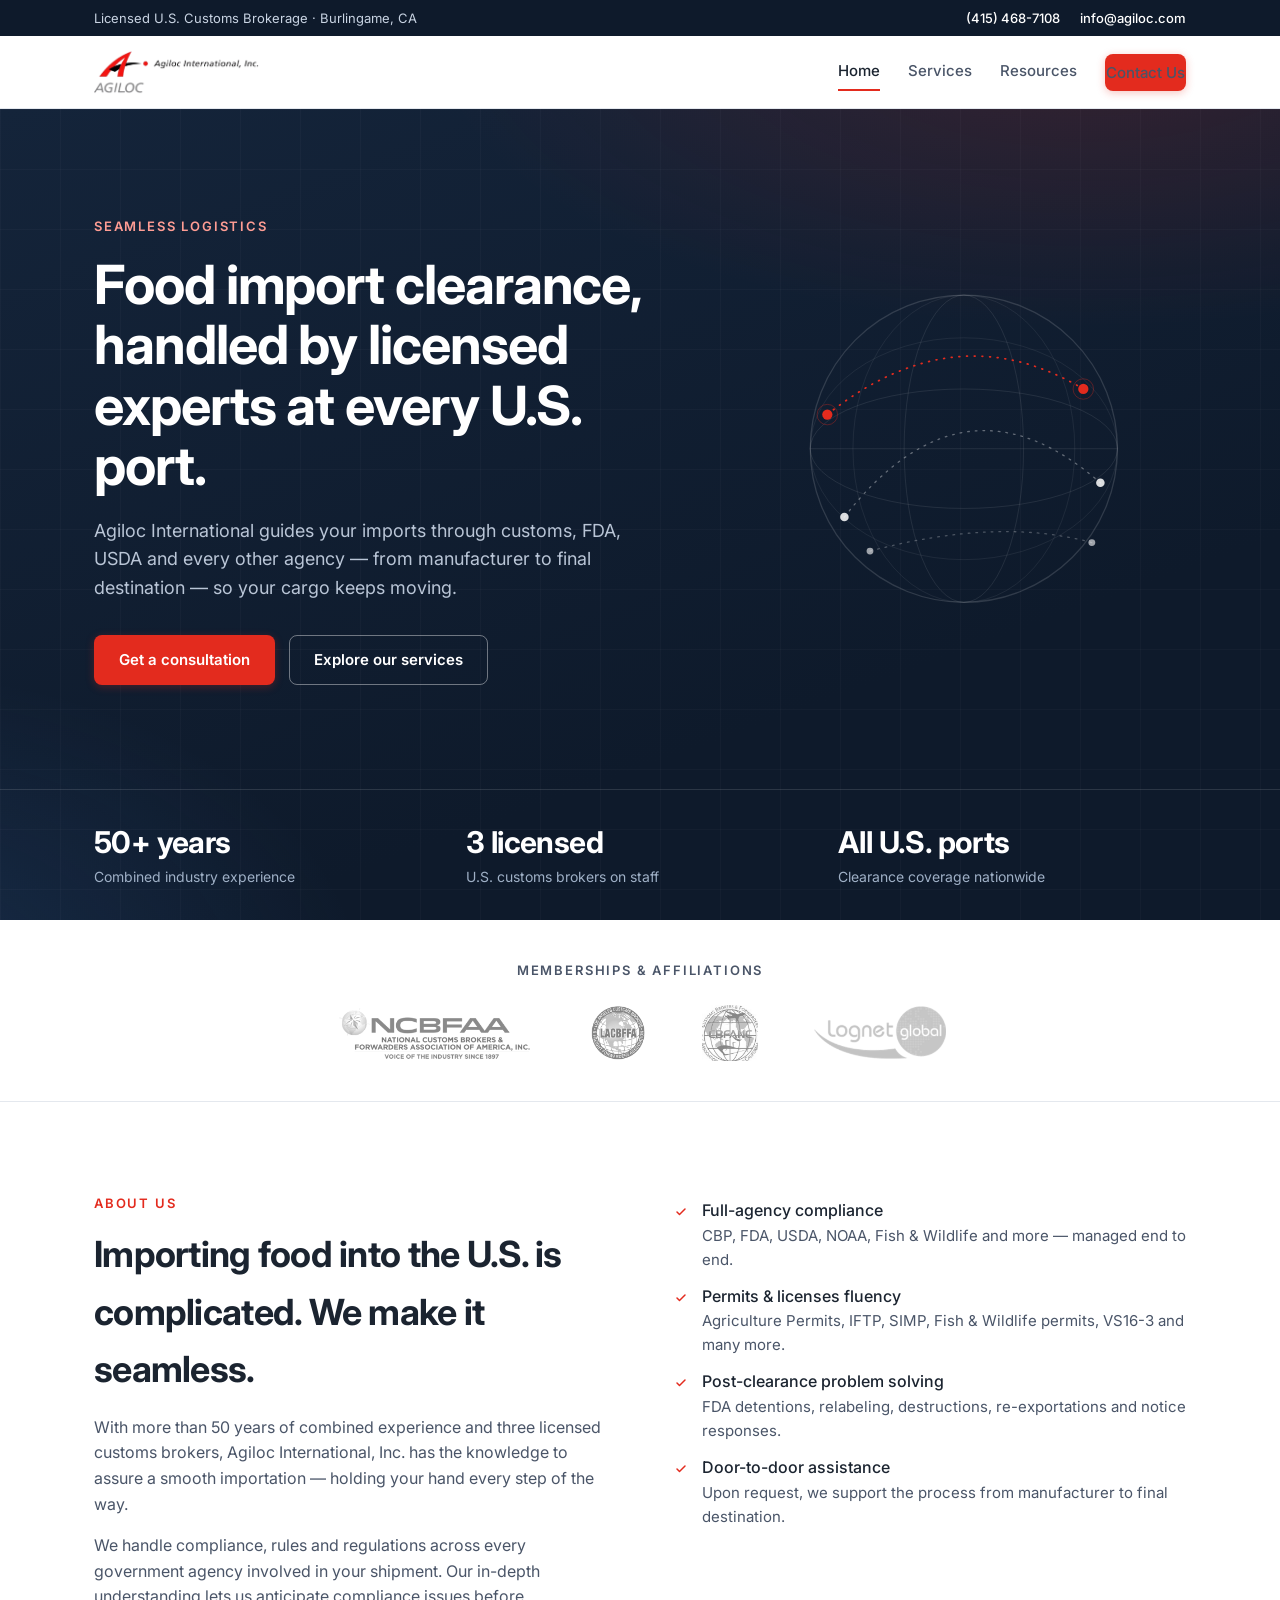
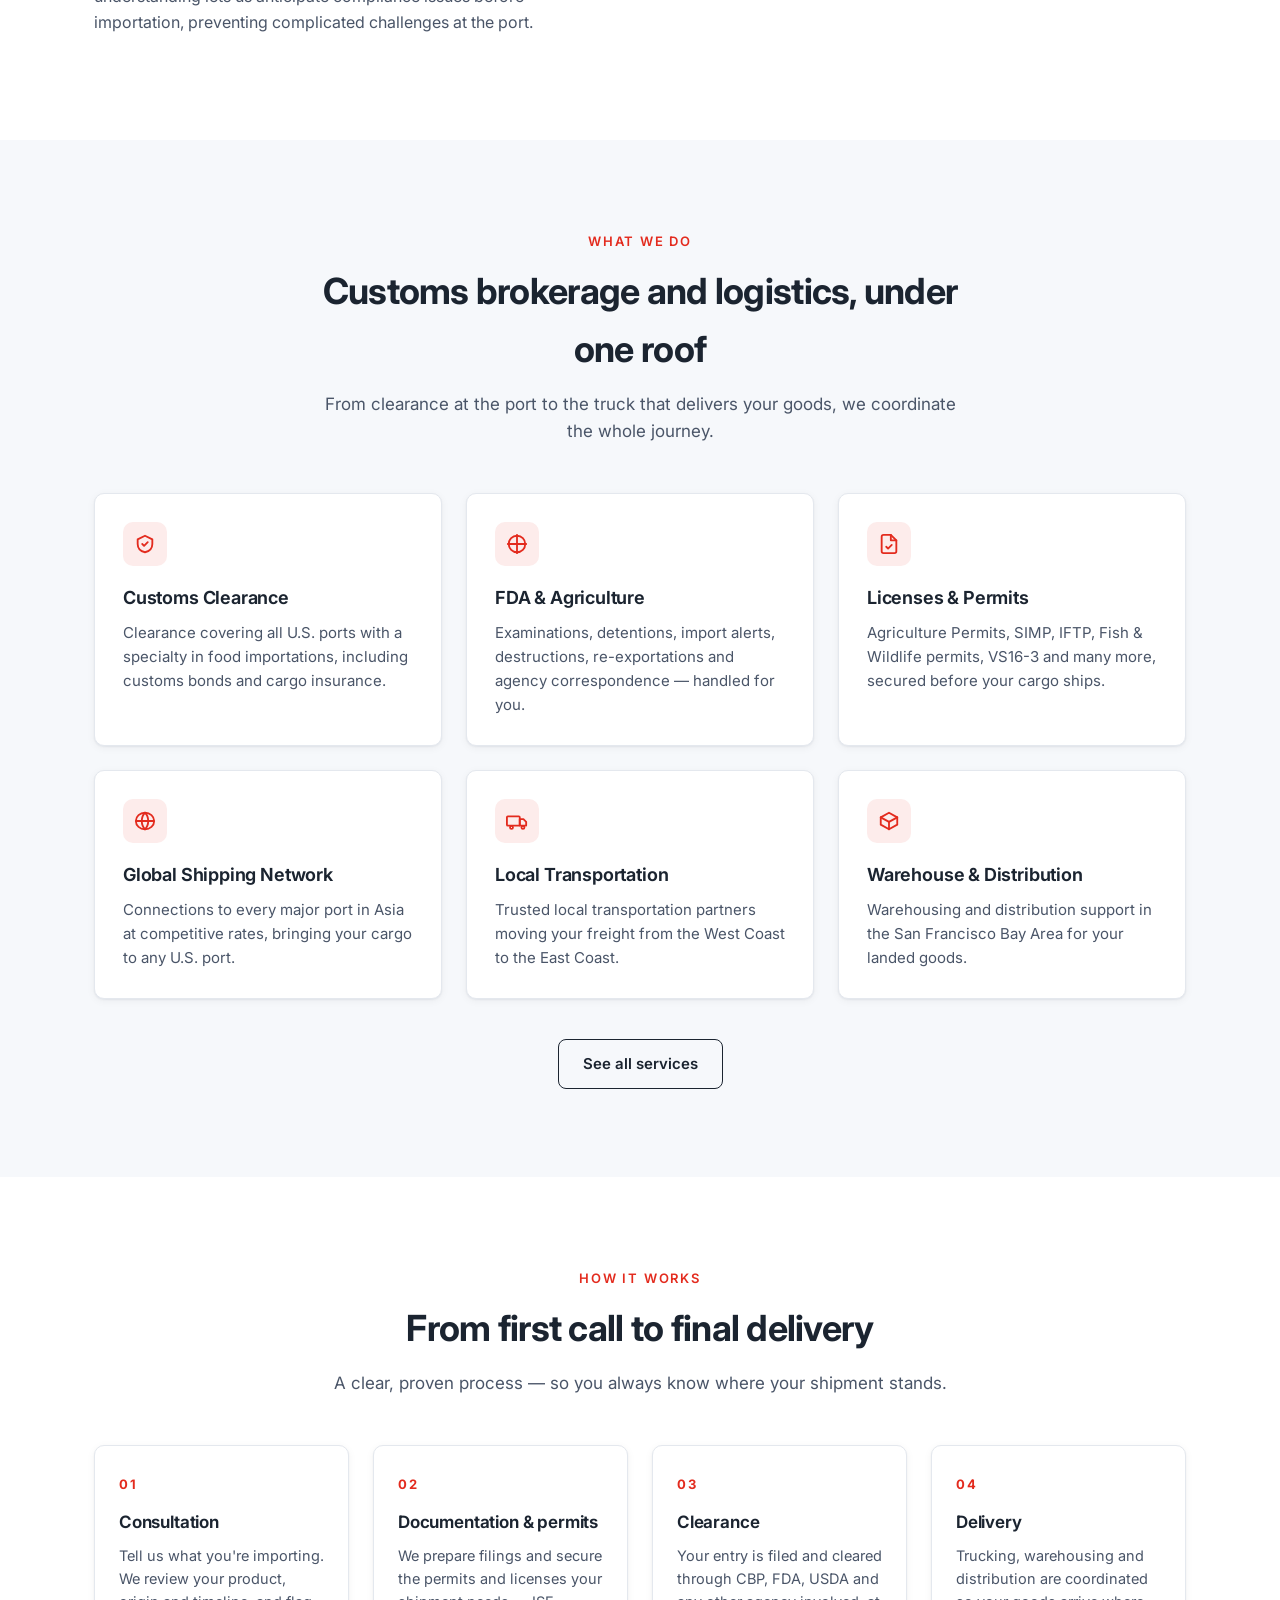
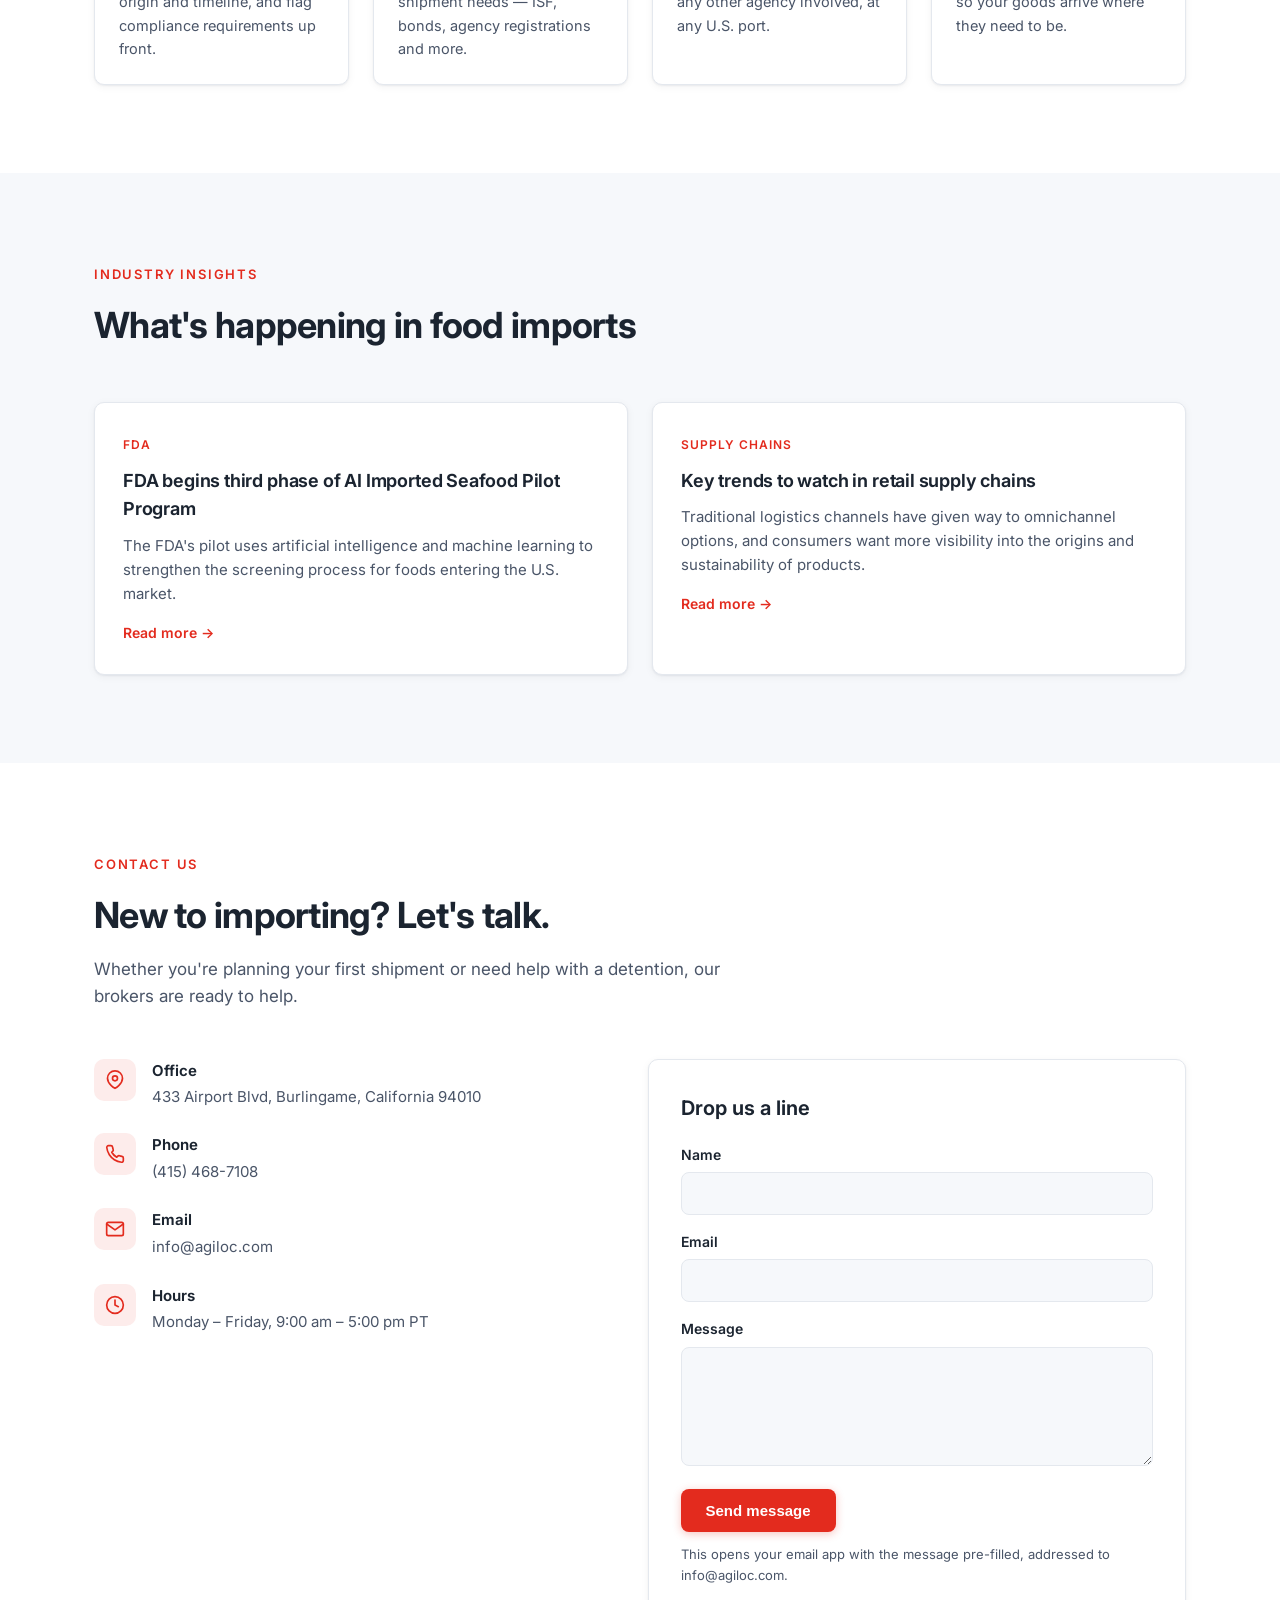
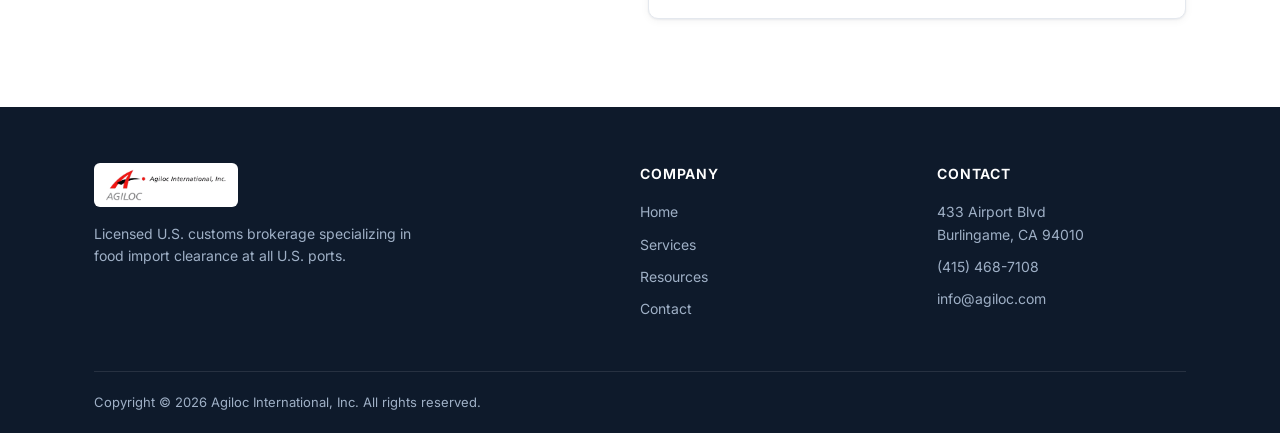
<file: index.html>
<!DOCTYPE html>
<html lang="en">
<head>
  <meta charset="UTF-8">
  <meta name="viewport" content="width=device-width, initial-scale=1.0">
  <title>Agiloc International, Inc. — Licensed U.S. Customs Brokerage for Food Imports</title>
  <meta name="description" content="Agiloc International, Inc. is a licensed U.S. customs brokerage specializing in food import clearance at all U.S. ports. FDA, USDA, Fish & Wildlife, SIMP and more.">
  <meta property="og:title" content="Agiloc International, Inc. — Licensed U.S. Customs Brokerage">
  <meta property="og:description" content="Food import clearance handled by licensed experts at every U.S. port. FDA, USDA, Fish & Wildlife, SIMP and more.">
  <meta property="og:type" content="website">
  <meta property="og:url" content="https://agiloc.com/">
  <meta property="og:image" content="https://agiloc.com/assets/logo.png">
  <link rel="canonical" href="https://agiloc.com/">
  <script type="application/ld+json">
  {
    "@context": "https://schema.org",
    "@type": "LocalBusiness",
    "name": "Agiloc International, Inc.",
    "description": "Licensed U.S. customs brokerage specializing in food import clearance at all U.S. ports.",
    "url": "https://agiloc.com",
    "telephone": "+1-415-468-7108",
    "email": "info@agiloc.com",
    "address": {
      "@type": "PostalAddress",
      "streetAddress": "433 Airport Blvd",
      "addressLocality": "Burlingame",
      "addressRegion": "CA",
      "postalCode": "94010",
      "addressCountry": "US"
    },
    "openingHours": "Mo-Fr 09:00-17:00"
  }
  </script>
  <link rel="preconnect" href="https://fonts.googleapis.com">
  <link rel="preconnect" href="https://fonts.gstatic.com" crossorigin>
  <link href="https://fonts.googleapis.com/css2?family=Inter:wght@400;500;600;650;700&display=swap" rel="stylesheet">
  <link rel="stylesheet" href="styles.css">
  <link rel="icon" type="image/png" href="assets/logo.png">
</head>
<body>

  <div class="topbar">
    <div class="container">
      <span>Licensed U.S. Customs Brokerage &middot; Burlingame, CA</span>
      <div class="topbar-contact">
        <a href="tel:4154687108">(415) 468-7108</a>
        <a href="mailto:info@agiloc.com">info@agiloc.com</a>
      </div>
    </div>
  </div>

  <header class="site-header">
    <div class="container">
      <a class="brand" href="index.html">
        <img src="assets/logo.png" alt="Agiloc International, Inc.">
      </a>
      <button class="nav-toggle" aria-label="Toggle navigation" onclick="document.querySelector('.nav').classList.toggle('open')">&#9776;</button>
      <nav class="nav">
        <a href="index.html" class="active">Home</a>
        <a href="services.html">Services</a>
        <a href="resources.html">Resources</a>
        <a href="#contact" class="btn btn-primary">Contact Us</a>
      </nav>
    </div>
  </header>

  <section class="hero">
    <div class="container">
      <div class="hero-inner">
        <span class="eyebrow">Seamless Logistics</span>
        <h1>Food import clearance, handled by licensed experts at every U.S. port.</h1>
        <p class="lead">Agiloc International guides your imports through customs, FDA, USDA and every other agency — from manufacturer to final destination — so your cargo keeps moving.</p>
        <div class="hero-actions">
          <a href="#contact" class="btn btn-primary">Get a consultation</a>
          <a href="services.html" class="btn btn-outline">Explore our services</a>
        </div>
      </div>
      <div class="hero-visual" aria-hidden="true">
        <svg viewBox="0 0 520 440" xmlns="http://www.w3.org/2000/svg" fill="none">
          <!-- globe -->
          <circle cx="260" cy="220" r="180" stroke="rgba(255,255,255,0.14)" stroke-width="1.5"/>
          <ellipse cx="260" cy="220" rx="180" ry="70" stroke="rgba(255,255,255,0.10)" stroke-width="1"/>
          <ellipse cx="260" cy="220" rx="180" ry="130" stroke="rgba(255,255,255,0.08)" stroke-width="1"/>
          <ellipse cx="260" cy="220" rx="70" ry="180" stroke="rgba(255,255,255,0.10)" stroke-width="1"/>
          <ellipse cx="260" cy="220" rx="130" ry="180" stroke="rgba(255,255,255,0.08)" stroke-width="1"/>
          <line x1="80" y1="220" x2="440" y2="220" stroke="rgba(255,255,255,0.10)" stroke-width="1"/>
          <!-- shipping routes -->
          <path d="M120 300 Q 260 120 420 260" stroke="rgba(255,255,255,0.35)" stroke-width="1.5" stroke-dasharray="2 7" stroke-linecap="round"/>
          <path d="M100 180 Q 250 60 400 150" stroke="#e32b1e" stroke-width="2" stroke-dasharray="1 8" stroke-linecap="round"/>
          <path d="M150 340 Q 300 300 410 330" stroke="rgba(255,255,255,0.25)" stroke-width="1.5" stroke-dasharray="2 7" stroke-linecap="round"/>
          <!-- port nodes -->
          <circle cx="120" cy="300" r="5" fill="#fff" opacity="0.85"/>
          <circle cx="420" cy="260" r="5" fill="#fff" opacity="0.85"/>
          <circle cx="100" cy="180" r="6" fill="#e32b1e"/>
          <circle cx="100" cy="180" r="12" stroke="#e32b1e" opacity="0.4"/>
          <circle cx="400" cy="150" r="6" fill="#e32b1e"/>
          <circle cx="400" cy="150" r="12" stroke="#e32b1e" opacity="0.4"/>
          <circle cx="150" cy="340" r="4" fill="#fff" opacity="0.6"/>
          <circle cx="410" cy="330" r="4" fill="#fff" opacity="0.6"/>
        </svg>
      </div>
    </div>
    <div class="hero-stats">
      <div class="container">
        <div class="stat">
          <div class="num">50+ years</div>
          <div class="label">Combined industry experience</div>
        </div>
        <div class="stat">
          <div class="num">3 licensed</div>
          <div class="label">U.S. customs brokers on staff</div>
        </div>
        <div class="stat">
          <div class="num">All U.S. ports</div>
          <div class="label">Clearance coverage nationwide</div>
        </div>
      </div>
    </div>
  </section>

  <section class="memberships">
    <div class="container">
      <div class="label">Memberships &amp; Affiliations</div>
      <div class="logos">
        <img src="assets/partner3.png" alt="National Customs Brokers & Forwarders Association of America">
        <img src="assets/partner1.png" alt="Los Angeles Customs Brokers & Freight Forwarders Association">
        <img src="assets/partner2.png" alt="Customs Brokers & Forwarders Association of Northern California">
        <img src="assets/partner4.png" alt="Lognet Global">
      </div>
    </div>
  </section>

  <section class="section" id="about">
    <div class="container">
      <div class="about-grid">
        <div>
          <span class="kicker">About Us</span>
          <h2>Importing food into the U.S. is complicated. We make it seamless.</h2>
          <p>With more than 50 years of combined experience and three licensed customs brokers, Agiloc International, Inc. has the knowledge to assure a smooth importation — holding your hand every step of the way.</p>
          <p>We handle compliance, rules and regulations across every government agency involved in your shipment. Our in-depth understanding lets us anticipate compliance issues before importation, preventing complicated challenges at the port.</p>
        </div>
        <div>
          <ul class="checklist">
            <li>Full-agency compliance
              <span>CBP, FDA, USDA, NOAA, Fish &amp; Wildlife and more — managed end to end.</span>
            </li>
            <li>Permits &amp; licenses fluency
              <span>Agriculture Permits, IFTP, SIMP, Fish &amp; Wildlife permits, VS16-3 and many more.</span>
            </li>
            <li>Post-clearance problem solving
              <span>FDA detentions, relabeling, destructions, re-exportations and notice responses.</span>
            </li>
            <li>Door-to-door assistance
              <span>Upon request, we support the process from manufacturer to final destination.</span>
            </li>
          </ul>
        </div>
      </div>
    </div>
  </section>

  <section class="section soft">
    <div class="container">
      <div class="section-head center">
        <span class="kicker">What We Do</span>
        <h2>Customs brokerage and logistics, under one roof</h2>
        <p>From clearance at the port to the truck that delivers your goods, we coordinate the whole journey.</p>
      </div>
      <div class="card-grid">
        <div class="card">
          <div class="icon"><svg viewBox="0 0 24 24" fill="none" stroke="currentColor" stroke-width="2" stroke-linecap="round" stroke-linejoin="round"><path d="M9 12l2 2 4-4"/><path d="M12 3l8 4v5c0 5-3.5 8-8 9-4.5-1-8-4-8-9V7l8-4z"/></svg></div>
          <h3>Customs Clearance</h3>
          <p>Clearance covering all U.S. ports with a specialty in food importations, including customs bonds and cargo insurance.</p>
        </div>
        <div class="card">
          <div class="icon"><svg viewBox="0 0 24 24" fill="none" stroke="currentColor" stroke-width="2" stroke-linecap="round" stroke-linejoin="round"><path d="M12 2v20M2 12h20"/><circle cx="12" cy="12" r="9"/></svg></div>
          <h3>FDA &amp; Agriculture</h3>
          <p>Examinations, detentions, import alerts, destructions, re-exportations and agency correspondence — handled for you.</p>
        </div>
        <div class="card">
          <div class="icon"><svg viewBox="0 0 24 24" fill="none" stroke="currentColor" stroke-width="2" stroke-linecap="round" stroke-linejoin="round"><path d="M14 2H6a2 2 0 00-2 2v16a2 2 0 002 2h12a2 2 0 002-2V8z"/><path d="M14 2v6h6"/><path d="M9 15l2 2 4-4"/></svg></div>
          <h3>Licenses &amp; Permits</h3>
          <p>Agriculture Permits, SIMP, IFTP, Fish &amp; Wildlife permits, VS16-3 and many more, secured before your cargo ships.</p>
        </div>
        <div class="card">
          <div class="icon"><svg viewBox="0 0 24 24" fill="none" stroke="currentColor" stroke-width="2" stroke-linecap="round" stroke-linejoin="round"><path d="M2 12h20M2 12c0 5 4.5 9 10 9s10-4 10-9-4.5-9-10-9-10 4-10 9z"/><path d="M12 3c2.5 2.5 3.5 5.5 3.5 9s-1 6.5-3.5 9c-2.5-2.5-3.5-5.5-3.5-9s1-6.5 3.5-9z"/></svg></div>
          <h3>Global Shipping Network</h3>
          <p>Connections to every major port in Asia at competitive rates, bringing your cargo to any U.S. port.</p>
        </div>
        <div class="card">
          <div class="icon"><svg viewBox="0 0 24 24" fill="none" stroke="currentColor" stroke-width="2" stroke-linecap="round" stroke-linejoin="round"><rect x="1" y="7" width="14" height="10" rx="1"/><path d="M15 10h4l3 3v4h-7z"/><circle cx="6" cy="19" r="1.6"/><circle cx="18.5" cy="19" r="1.6"/></svg></div>
          <h3>Local Transportation</h3>
          <p>Trusted local transportation partners moving your freight from the West Coast to the East Coast.</p>
        </div>
        <div class="card">
          <div class="icon"><svg viewBox="0 0 24 24" fill="none" stroke="currentColor" stroke-width="2" stroke-linecap="round" stroke-linejoin="round"><path d="M21 8l-9-5-9 5v8l9 5 9-5V8z"/><path d="M3 8l9 5 9-5"/><path d="M12 13v8"/></svg></div>
          <h3>Warehouse &amp; Distribution</h3>
          <p>Warehousing and distribution support in the San Francisco Bay Area for your landed goods.</p>
        </div>
      </div>
      <div style="text-align:center; margin-top: 40px;">
        <a href="services.html" class="btn btn-outline-dark">See all services</a>
      </div>
    </div>
  </section>

  <section class="section">
    <div class="container">
      <div class="section-head center">
        <span class="kicker">How It Works</span>
        <h2>From first call to final delivery</h2>
        <p>A clear, proven process — so you always know where your shipment stands.</p>
      </div>
      <div class="process-grid">
        <div class="process-step">
          <h3>Consultation</h3>
          <p>Tell us what you're importing. We review your product, origin and timeline, and flag compliance requirements up front.</p>
        </div>
        <div class="process-step">
          <h3>Documentation &amp; permits</h3>
          <p>We prepare filings and secure the permits and licenses your shipment needs — ISF, bonds, agency registrations and more.</p>
        </div>
        <div class="process-step">
          <h3>Clearance</h3>
          <p>Your entry is filed and cleared through CBP, FDA, USDA and any other agency involved, at any U.S. port.</p>
        </div>
        <div class="process-step">
          <h3>Delivery</h3>
          <p>Trucking, warehousing and distribution are coordinated so your goods arrive where they need to be.</p>
        </div>
      </div>
    </div>
  </section>

  <section class="section soft">
    <div class="container">
      <div class="section-head">
        <span class="kicker">Industry Insights</span>
        <h2>What's happening in food imports</h2>
      </div>
      <div class="news-grid">
        <a class="news-card" href="https://www.food-safety.com/articles/7955-fda-begins-third-phase-of-ai-imported-seafood-pilot-program" target="_blank" rel="noopener">
          <span class="tag">FDA</span>
          <h3>FDA begins third phase of AI Imported Seafood Pilot Program</h3>
          <p>The FDA's pilot uses artificial intelligence and machine learning to strengthen the screening process for foods entering the U.S. market.</p>
          <span class="more">Read more &rarr;</span>
        </a>
        <a class="news-card" href="https://www.supplychaindive.com/news/big-food-sustainable-packaging-goals-challenges/624933/" target="_blank" rel="noopener">
          <span class="tag">Supply Chains</span>
          <h3>Key trends to watch in retail supply chains</h3>
          <p>Traditional logistics channels have given way to omnichannel options, and consumers want more visibility into the origins and sustainability of products.</p>
          <span class="more">Read more &rarr;</span>
        </a>
      </div>
    </div>
  </section>

  <section class="section" id="contact">
    <div class="container">
      <div class="section-head">
        <span class="kicker">Contact Us</span>
        <h2>New to importing? Let's talk.</h2>
        <p>Whether you're planning your first shipment or need help with a detention, our brokers are ready to help.</p>
      </div>
      <div class="contact-grid">
        <div>
          <div class="contact-item">
            <div class="icon"><svg viewBox="0 0 24 24" fill="none" stroke="currentColor" stroke-width="2" stroke-linecap="round" stroke-linejoin="round"><path d="M21 10c0 7-9 12-9 12s-9-5-9-12a9 9 0 0118 0z"/><circle cx="12" cy="10" r="3"/></svg></div>
            <div>
              <h4>Office</h4>
              <p>433 Airport Blvd, Burlingame, California 94010</p>
            </div>
          </div>
          <div class="contact-item">
            <div class="icon"><svg viewBox="0 0 24 24" fill="none" stroke="currentColor" stroke-width="2" stroke-linecap="round" stroke-linejoin="round"><path d="M22 16.92v3a2 2 0 01-2.18 2 19.79 19.79 0 01-8.63-3.07 19.5 19.5 0 01-6-6A19.79 19.79 0 012.12 4.18 2 2 0 014.11 2h3a2 2 0 012 1.72c.13.96.36 1.9.7 2.81a2 2 0 01-.45 2.11L8.09 9.91a16 16 0 006 6l1.27-1.27a2 2 0 012.11-.45c.91.34 1.85.57 2.81.7A2 2 0 0122 16.92z"/></svg></div>
            <div>
              <h4>Phone</h4>
              <a href="tel:4154687108">(415) 468-7108</a>
            </div>
          </div>
          <div class="contact-item">
            <div class="icon"><svg viewBox="0 0 24 24" fill="none" stroke="currentColor" stroke-width="2" stroke-linecap="round" stroke-linejoin="round"><path d="M4 4h16c1.1 0 2 .9 2 2v12c0 1.1-.9 2-2 2H4c-1.1 0-2-.9-2-2V6c0-1.1.9-2 2-2z"/><path d="M22 6l-10 7L2 6"/></svg></div>
            <div>
              <h4>Email</h4>
              <a href="mailto:info@agiloc.com">info@agiloc.com</a>
            </div>
          </div>
          <div class="contact-item">
            <div class="icon"><svg viewBox="0 0 24 24" fill="none" stroke="currentColor" stroke-width="2" stroke-linecap="round" stroke-linejoin="round"><circle cx="12" cy="12" r="10"/><path d="M12 6v6l4 2"/></svg></div>
            <div>
              <h4>Hours</h4>
              <p>Monday – Friday, 9:00 am – 5:00 pm PT</p>
            </div>
          </div>
        </div>
        <form class="contact-form" onsubmit="return sendMessage(this)">
          <h3>Drop us a line</h3>
          <div class="form-row">
            <label for="cf-name">Name</label>
            <input id="cf-name" name="name" type="text" required>
          </div>
          <div class="form-row">
            <label for="cf-email">Email</label>
            <input id="cf-email" name="email" type="email" required>
          </div>
          <div class="form-row">
            <label for="cf-message">Message</label>
            <textarea id="cf-message" name="message" rows="5" required></textarea>
          </div>
          <button type="submit" class="btn btn-primary">Send message</button>
          <p class="form-note">This opens your email app with the message pre-filled, addressed to info@agiloc.com.</p>
        </form>
      </div>
    </div>
  </section>

  <footer class="site-footer">
    <div class="container">
      <div class="footer-main">
        <div class="footer-brand">
          <img src="assets/logo.png" alt="Agiloc International, Inc.">
          <p>Licensed U.S. customs brokerage specializing in food import clearance at all U.S. ports.</p>
        </div>
        <div>
          <h4>Company</h4>
          <ul>
            <li><a href="index.html">Home</a></li>
            <li><a href="services.html">Services</a></li>
            <li><a href="resources.html">Resources</a></li>
            <li><a href="#contact">Contact</a></li>
          </ul>
        </div>
        <div>
          <h4>Contact</h4>
          <ul>
            <li>433 Airport Blvd<br>Burlingame, CA 94010</li>
            <li><a href="tel:4154687108">(415) 468-7108</a></li>
            <li><a href="mailto:info@agiloc.com">info@agiloc.com</a></li>
          </ul>
        </div>
      </div>
      <div class="footer-bottom">
        <span>Copyright &copy; 2026 Agiloc International, Inc. All rights reserved.</span>
      </div>
    </div>
  </footer>

  <script>
    function sendMessage(form) {
      var subject = encodeURIComponent("Website inquiry from " + form.name.value);
      var body = encodeURIComponent(form.message.value + "\n\n— " + form.name.value + " (" + form.email.value + ")");
      window.location.href = "mailto:info@agiloc.com?subject=" + subject + "&body=" + body;
      return false;
    }
  </script>
  <script src="site.js"></script>
</body>
</html>
</file>
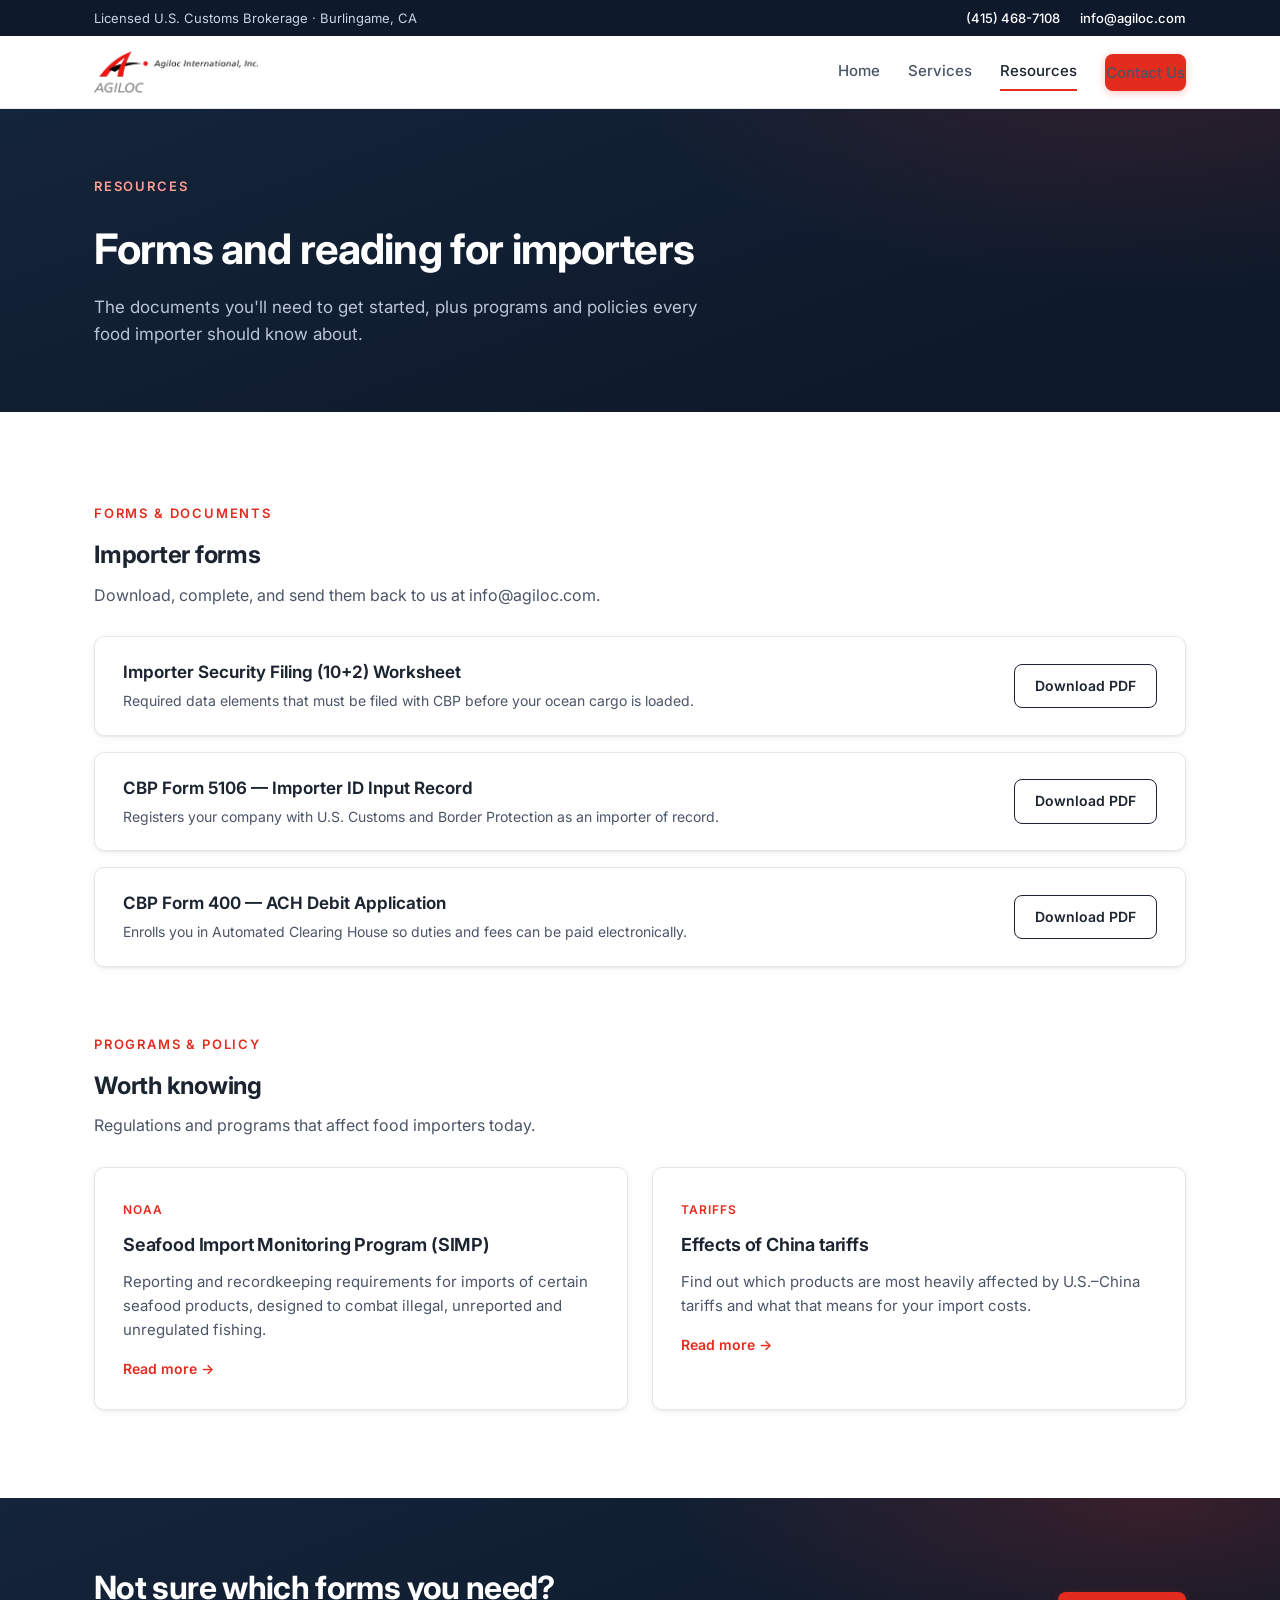
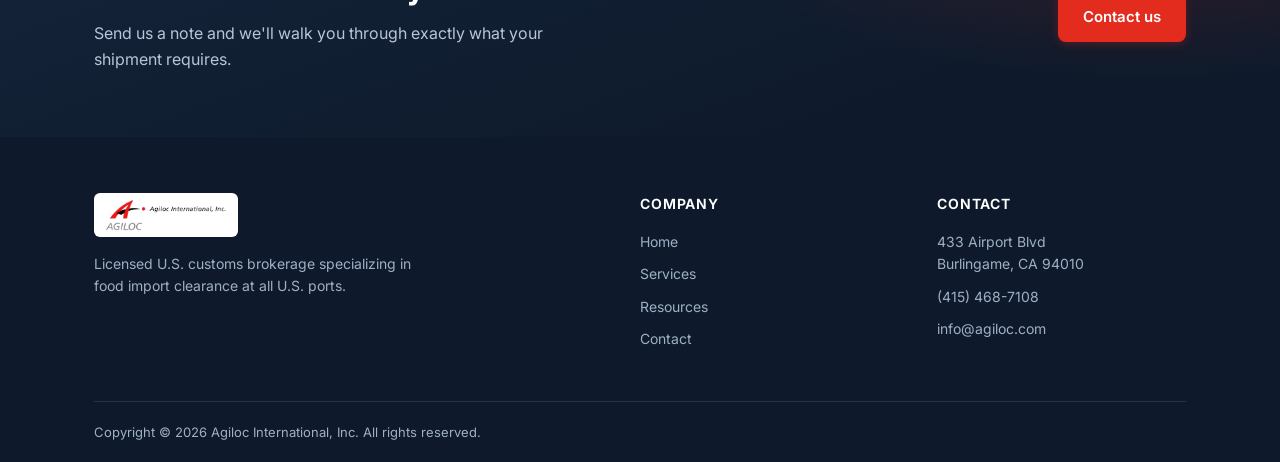
<file: resources.html>
<!DOCTYPE html>
<html lang="en">
<head>
  <meta charset="UTF-8">
  <meta name="viewport" content="width=device-width, initial-scale=1.0">
  <title>Resources — Agiloc International, Inc.</title>
  <meta name="description" content="Importer forms and resources: ISF (10+2) worksheet, CBP 5106, CBP 400 ACH application, China tariffs, and the Seafood Import Monitoring Program.">
  <meta property="og:title" content="Resources — Agiloc International, Inc.">
  <meta property="og:description" content="The forms you'll need to start importing, plus programs and policies every food importer should know.">
  <meta property="og:type" content="website">
  <meta property="og:url" content="https://agiloc.com/resources.html">
  <link rel="canonical" href="https://agiloc.com/resources.html">
  <link rel="preconnect" href="https://fonts.googleapis.com">
  <link rel="preconnect" href="https://fonts.gstatic.com" crossorigin>
  <link href="https://fonts.googleapis.com/css2?family=Inter:wght@400;500;600;650;700&display=swap" rel="stylesheet">
  <link rel="stylesheet" href="styles.css">
  <link rel="icon" type="image/png" href="assets/logo.png">
</head>
<body>

  <div class="topbar">
    <div class="container">
      <span>Licensed U.S. Customs Brokerage &middot; Burlingame, CA</span>
      <div class="topbar-contact">
        <a href="tel:4154687108">(415) 468-7108</a>
        <a href="mailto:info@agiloc.com">info@agiloc.com</a>
      </div>
    </div>
  </div>

  <header class="site-header">
    <div class="container">
      <a class="brand" href="index.html">
        <img src="assets/logo.png" alt="Agiloc International, Inc.">
      </a>
      <button class="nav-toggle" aria-label="Toggle navigation" onclick="document.querySelector('.nav').classList.toggle('open')">&#9776;</button>
      <nav class="nav">
        <a href="index.html">Home</a>
        <a href="services.html">Services</a>
        <a href="resources.html" class="active">Resources</a>
        <a href="index.html#contact" class="btn btn-primary">Contact Us</a>
      </nav>
    </div>
  </header>

  <section class="page-hero">
    <div class="container">
      <span class="eyebrow">Resources</span>
      <h1>Forms and reading for importers</h1>
      <p>The documents you'll need to get started, plus programs and policies every food importer should know about.</p>
    </div>
  </section>

  <section class="section">
    <div class="container">
      <div class="service-group">
        <span class="kicker">Forms &amp; Documents</span>
        <h2>Importer forms</h2>
        <p class="sub">Download, complete, and send them back to us at info@agiloc.com.</p>
        <div class="resource-list">
          <div class="resource-item">
            <div class="info">
              <h3>Importer Security Filing (10+2) Worksheet</h3>
              <p>Required data elements that must be filed with CBP before your ocean cargo is loaded.</p>
            </div>
            <a class="btn btn-outline-dark" href="https://www.cbp.gov/sites/default/files/documents/import_sf_carry_3.pdf" target="_blank" rel="noopener">Download PDF</a>
          </div>
          <div class="resource-item">
            <div class="info">
              <h3>CBP Form 5106 — Importer ID Input Record</h3>
              <p>Registers your company with U.S. Customs and Border Protection as an importer of record.</p>
            </div>
            <a class="btn btn-outline-dark" href="https://www.netchb.com/static/CBP_Form_5106.pdf" target="_blank" rel="noopener">Download PDF</a>
          </div>
          <div class="resource-item">
            <div class="info">
              <h3>CBP Form 400 — ACH Debit Application</h3>
              <p>Enrolls you in Automated Clearing House so duties and fees can be paid electronically.</p>
            </div>
            <a class="btn btn-outline-dark" href="https://www.cbp.gov/sites/default/files/assets/documents/2018-Nov/CBP%20Form%20400.pdf" target="_blank" rel="noopener">Download PDF</a>
          </div>
        </div>
      </div>

      <div class="service-group">
        <span class="kicker">Programs &amp; Policy</span>
        <h2>Worth knowing</h2>
        <p class="sub">Regulations and programs that affect food importers today.</p>
        <div class="news-grid">
          <a class="news-card" href="https://www.fisheries.noaa.gov/national/international-affairs/seafood-import-monitoring-program" target="_blank" rel="noopener">
            <span class="tag">NOAA</span>
            <h3>Seafood Import Monitoring Program (SIMP)</h3>
            <p>Reporting and recordkeeping requirements for imports of certain seafood products, designed to combat illegal, unreported and unregulated fishing.</p>
            <span class="more">Read more &rarr;</span>
          </a>
          <a class="news-card" href="https://money.cnn.com/2018/07/11/news/economy/china-us-tariffs-list/index.html" target="_blank" rel="noopener">
            <span class="tag">Tariffs</span>
            <h3>Effects of China tariffs</h3>
            <p>Find out which products are most heavily affected by U.S.–China tariffs and what that means for your import costs.</p>
            <span class="more">Read more &rarr;</span>
          </a>
        </div>
      </div>
    </div>
  </section>

  <section class="cta-band">
    <div class="container">
      <div>
        <h2>Not sure which forms you need?</h2>
        <p>Send us a note and we'll walk you through exactly what your shipment requires.</p>
      </div>
      <a href="index.html#contact" class="btn btn-primary">Contact us</a>
    </div>
  </section>

  <footer class="site-footer">
    <div class="container">
      <div class="footer-main">
        <div class="footer-brand">
          <img src="assets/logo.png" alt="Agiloc International, Inc.">
          <p>Licensed U.S. customs brokerage specializing in food import clearance at all U.S. ports.</p>
        </div>
        <div>
          <h4>Company</h4>
          <ul>
            <li><a href="index.html">Home</a></li>
            <li><a href="services.html">Services</a></li>
            <li><a href="resources.html">Resources</a></li>
            <li><a href="index.html#contact">Contact</a></li>
          </ul>
        </div>
        <div>
          <h4>Contact</h4>
          <ul>
            <li>433 Airport Blvd<br>Burlingame, CA 94010</li>
            <li><a href="tel:4154687108">(415) 468-7108</a></li>
            <li><a href="mailto:info@agiloc.com">info@agiloc.com</a></li>
          </ul>
        </div>
      </div>
      <div class="footer-bottom">
        <span>Copyright &copy; 2026 Agiloc International, Inc. All rights reserved.</span>
      </div>
    </div>
  </footer>

  <script src="site.js"></script>
</body>
</html>
</file>
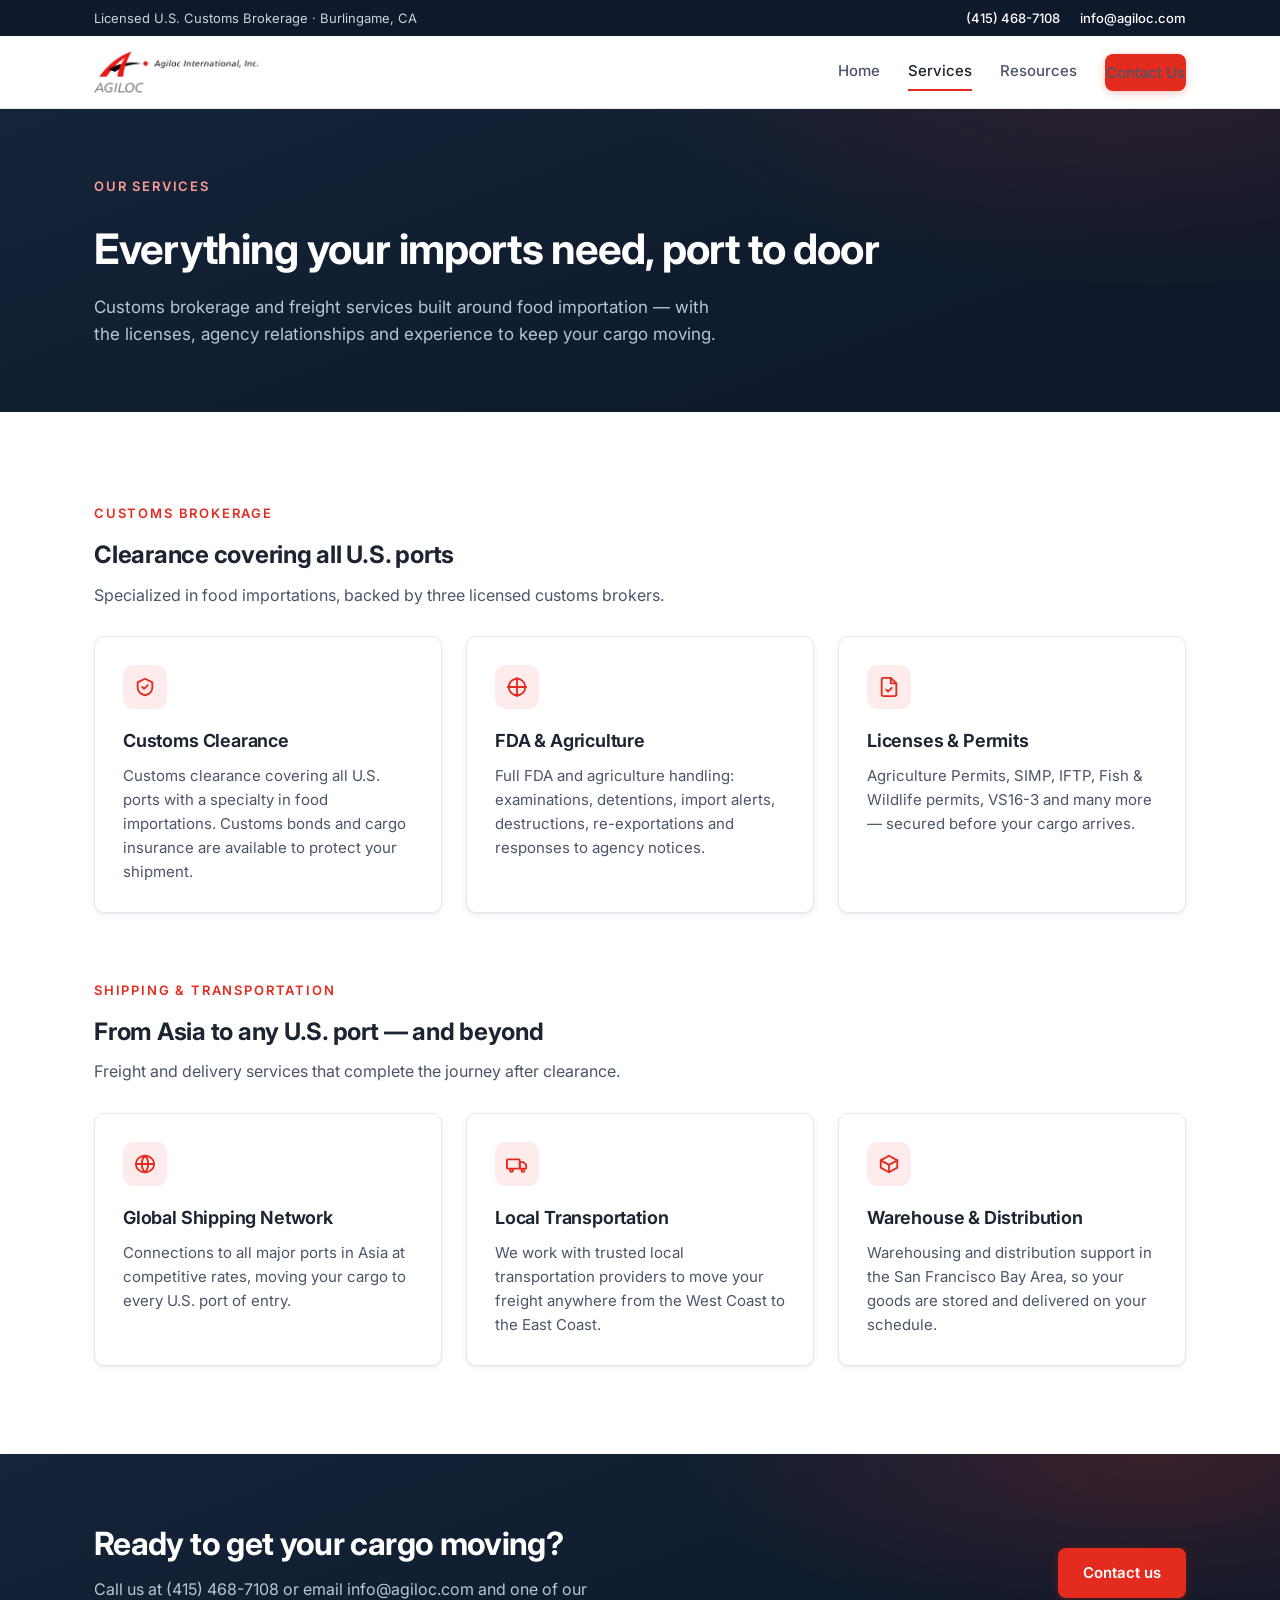
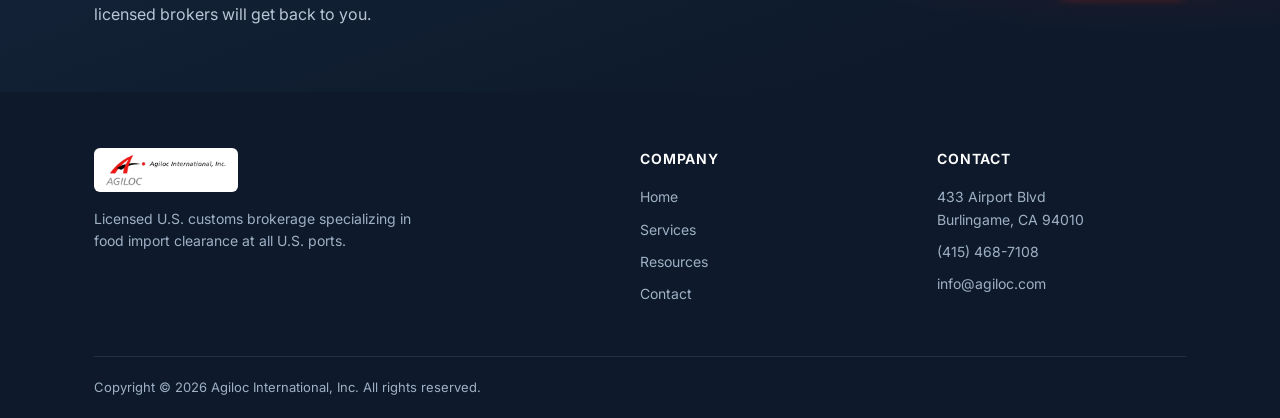
<file: services.html>
<!DOCTYPE html>
<html lang="en">
<head>
  <meta charset="UTF-8">
  <meta name="viewport" content="width=device-width, initial-scale=1.0">
  <title>Services — Agiloc International, Inc.</title>
  <meta name="description" content="Customs brokerage, FDA & agriculture handling, licenses & permits, global shipping, local transportation and distribution from Agiloc International.">
  <meta property="og:title" content="Services — Agiloc International, Inc.">
  <meta property="og:description" content="Customs brokerage and freight services built around food importation, at every U.S. port.">
  <meta property="og:type" content="website">
  <meta property="og:url" content="https://agiloc.com/services.html">
  <link rel="canonical" href="https://agiloc.com/services.html">
  <link rel="preconnect" href="https://fonts.googleapis.com">
  <link rel="preconnect" href="https://fonts.gstatic.com" crossorigin>
  <link href="https://fonts.googleapis.com/css2?family=Inter:wght@400;500;600;650;700&display=swap" rel="stylesheet">
  <link rel="stylesheet" href="styles.css">
  <link rel="icon" type="image/png" href="assets/logo.png">
</head>
<body>

  <div class="topbar">
    <div class="container">
      <span>Licensed U.S. Customs Brokerage &middot; Burlingame, CA</span>
      <div class="topbar-contact">
        <a href="tel:4154687108">(415) 468-7108</a>
        <a href="mailto:info@agiloc.com">info@agiloc.com</a>
      </div>
    </div>
  </div>

  <header class="site-header">
    <div class="container">
      <a class="brand" href="index.html">
        <img src="assets/logo.png" alt="Agiloc International, Inc.">
      </a>
      <button class="nav-toggle" aria-label="Toggle navigation" onclick="document.querySelector('.nav').classList.toggle('open')">&#9776;</button>
      <nav class="nav">
        <a href="index.html">Home</a>
        <a href="services.html" class="active">Services</a>
        <a href="resources.html">Resources</a>
        <a href="index.html#contact" class="btn btn-primary">Contact Us</a>
      </nav>
    </div>
  </header>

  <section class="page-hero">
    <div class="container">
      <span class="eyebrow">Our Services</span>
      <h1>Everything your imports need, port to door</h1>
      <p>Customs brokerage and freight services built around food importation — with the licenses, agency relationships and experience to keep your cargo moving.</p>
    </div>
  </section>

  <section class="section">
    <div class="container">
      <div class="service-group">
        <span class="kicker">Customs Brokerage</span>
        <h2>Clearance covering all U.S. ports</h2>
        <p class="sub">Specialized in food importations, backed by three licensed customs brokers.</p>
        <div class="card-grid">
          <div class="card">
            <div class="icon"><svg viewBox="0 0 24 24" fill="none" stroke="currentColor" stroke-width="2" stroke-linecap="round" stroke-linejoin="round"><path d="M9 12l2 2 4-4"/><path d="M12 3l8 4v5c0 5-3.5 8-8 9-4.5-1-8-4-8-9V7l8-4z"/></svg></div>
            <h3>Customs Clearance</h3>
            <p>Customs clearance covering all U.S. ports with a specialty in food importations. Customs bonds and cargo insurance are available to protect your shipment.</p>
          </div>
          <div class="card">
            <div class="icon"><svg viewBox="0 0 24 24" fill="none" stroke="currentColor" stroke-width="2" stroke-linecap="round" stroke-linejoin="round"><path d="M12 2v20M2 12h20"/><circle cx="12" cy="12" r="9"/></svg></div>
            <h3>FDA &amp; Agriculture</h3>
            <p>Full FDA and agriculture handling: examinations, detentions, import alerts, destructions, re-exportations and responses to agency notices.</p>
          </div>
          <div class="card">
            <div class="icon"><svg viewBox="0 0 24 24" fill="none" stroke="currentColor" stroke-width="2" stroke-linecap="round" stroke-linejoin="round"><path d="M14 2H6a2 2 0 00-2 2v16a2 2 0 002 2h12a2 2 0 002-2V8z"/><path d="M14 2v6h6"/><path d="M9 15l2 2 4-4"/></svg></div>
            <h3>Licenses &amp; Permits</h3>
            <p>Agriculture Permits, SIMP, IFTP, Fish &amp; Wildlife permits, VS16-3 and many more — secured before your cargo arrives.</p>
          </div>
        </div>
      </div>

      <div class="service-group">
        <span class="kicker">Shipping &amp; Transportation</span>
        <h2>From Asia to any U.S. port — and beyond</h2>
        <p class="sub">Freight and delivery services that complete the journey after clearance.</p>
        <div class="card-grid">
          <div class="card">
            <div class="icon"><svg viewBox="0 0 24 24" fill="none" stroke="currentColor" stroke-width="2" stroke-linecap="round" stroke-linejoin="round"><path d="M2 12h20M2 12c0 5 4.5 9 10 9s10-4 10-9-4.5-9-10-9-10 4-10 9z"/><path d="M12 3c2.5 2.5 3.5 5.5 3.5 9s-1 6.5-3.5 9c-2.5-2.5-3.5-5.5-3.5-9s1-6.5 3.5-9z"/></svg></div>
            <h3>Global Shipping Network</h3>
            <p>Connections to all major ports in Asia at competitive rates, moving your cargo to every U.S. port of entry.</p>
          </div>
          <div class="card">
            <div class="icon"><svg viewBox="0 0 24 24" fill="none" stroke="currentColor" stroke-width="2" stroke-linecap="round" stroke-linejoin="round"><rect x="1" y="7" width="14" height="10" rx="1"/><path d="M15 10h4l3 3v4h-7z"/><circle cx="6" cy="19" r="1.6"/><circle cx="18.5" cy="19" r="1.6"/></svg></div>
            <h3>Local Transportation</h3>
            <p>We work with trusted local transportation providers to move your freight anywhere from the West Coast to the East Coast.</p>
          </div>
          <div class="card">
            <div class="icon"><svg viewBox="0 0 24 24" fill="none" stroke="currentColor" stroke-width="2" stroke-linecap="round" stroke-linejoin="round"><path d="M21 8l-9-5-9 5v8l9 5 9-5V8z"/><path d="M3 8l9 5 9-5"/><path d="M12 13v8"/></svg></div>
            <h3>Warehouse &amp; Distribution</h3>
            <p>Warehousing and distribution support in the San Francisco Bay Area, so your goods are stored and delivered on your schedule.</p>
          </div>
        </div>
      </div>
    </div>
  </section>

  <section class="cta-band">
    <div class="container">
      <div>
        <h2>Ready to get your cargo moving?</h2>
        <p>Call us at (415) 468-7108 or email info@agiloc.com and one of our licensed brokers will get back to you.</p>
      </div>
      <a href="index.html#contact" class="btn btn-primary">Contact us</a>
    </div>
  </section>

  <footer class="site-footer">
    <div class="container">
      <div class="footer-main">
        <div class="footer-brand">
          <img src="assets/logo.png" alt="Agiloc International, Inc.">
          <p>Licensed U.S. customs brokerage specializing in food import clearance at all U.S. ports.</p>
        </div>
        <div>
          <h4>Company</h4>
          <ul>
            <li><a href="index.html">Home</a></li>
            <li><a href="services.html">Services</a></li>
            <li><a href="resources.html">Resources</a></li>
            <li><a href="index.html#contact">Contact</a></li>
          </ul>
        </div>
        <div>
          <h4>Contact</h4>
          <ul>
            <li>433 Airport Blvd<br>Burlingame, CA 94010</li>
            <li><a href="tel:4154687108">(415) 468-7108</a></li>
            <li><a href="mailto:info@agiloc.com">info@agiloc.com</a></li>
          </ul>
        </div>
      </div>
      <div class="footer-bottom">
        <span>Copyright &copy; 2026 Agiloc International, Inc. All rights reserved.</span>
      </div>
    </div>
  </footer>

  <script src="site.js"></script>
</body>
</html>
</file>
<file: styles.css>
/* ===== Agiloc International — site styles ===== */

:root {
  --navy-900: #0e1a2b;
  --navy-800: #14243a;
  --navy-700: #1c3450;
  --red: #e32b1e;
  --red-dark: #c32217;
  --ink: #1b2430;
  --ink-soft: #4a5568;
  --line: #e4e8ee;
  --bg: #ffffff;
  --bg-soft: #f6f8fb;
  --radius: 10px;
  --shadow-sm: 0 1px 2px rgba(14, 26, 43, 0.06), 0 2px 8px rgba(14, 26, 43, 0.05);
  --shadow-md: 0 6px 24px rgba(14, 26, 43, 0.10);
  --font: "Inter", "Segoe UI", -apple-system, BlinkMacSystemFont, Arial, sans-serif;
}

* { margin: 0; padding: 0; box-sizing: border-box; }

html { scroll-behavior: smooth; }

body {
  font-family: var(--font);
  color: var(--ink);
  background: var(--bg);
  line-height: 1.6;
  font-size: 16px;
  -webkit-font-smoothing: antialiased;
}

img { max-width: 100%; display: block; }

a { color: inherit; text-decoration: none; }

.container {
  max-width: 1140px;
  margin: 0 auto;
  padding: 0 24px;
}

/* ===== Header ===== */
.topbar {
  background: var(--navy-900);
  color: #c9d4e3;
  font-size: 13px;
}
.topbar .container {
  display: flex;
  justify-content: space-between;
  align-items: center;
  min-height: 36px;
  gap: 16px;
}
.topbar a { color: #ffffff; font-weight: 500; }
.topbar a:hover { color: #ffb4ad; }
.topbar-contact { display: flex; gap: 20px; flex-wrap: wrap; }

.site-header {
  position: sticky;
  top: 0;
  z-index: 50;
  background: rgba(255, 255, 255, 0.96);
  backdrop-filter: blur(8px);
  border-bottom: 1px solid var(--line);
}
.site-header .container {
  display: flex;
  align-items: center;
  justify-content: space-between;
  min-height: 72px;
  gap: 24px;
}
.brand img { height: 44px; width: auto; }

.nav {
  display: flex;
  align-items: center;
  gap: 28px;
}
.nav a {
  font-size: 15px;
  font-weight: 500;
  color: var(--ink-soft);
  padding: 6px 0;
  border-bottom: 2px solid transparent;
  transition: color 0.15s ease, border-color 0.15s ease;
}
.nav a:hover { color: var(--ink); }
.nav a.active {
  color: var(--ink);
  border-bottom-color: var(--red);
}
.nav .btn { border-bottom: none; }

.nav-toggle {
  display: none;
  background: none;
  border: 1px solid var(--line);
  border-radius: 8px;
  padding: 8px 10px;
  cursor: pointer;
  font-size: 18px;
  line-height: 1;
  color: var(--ink);
}

/* ===== Buttons ===== */
.btn {
  display: inline-block;
  padding: 12px 24px;
  border-radius: 8px;
  font-weight: 600;
  font-size: 15px;
  transition: background 0.15s ease, color 0.15s ease, border-color 0.15s ease, transform 0.1s ease;
  border: 1px solid transparent;
  cursor: pointer;
}
.btn-primary {
  background: var(--red);
  color: #fff;
  box-shadow: 0 2px 8px rgba(227, 43, 30, 0.28);
}
.btn-primary:hover {
  background: var(--red-dark);
  color: #fff;
  transform: translateY(-1px);
  box-shadow: 0 4px 14px rgba(227, 43, 30, 0.32);
}
.btn-outline {
  border-color: rgba(255, 255, 255, 0.4);
  color: #fff;
}
.btn-outline:hover { border-color: #fff; background: rgba(255, 255, 255, 0.08); }
.btn-outline-dark {
  border-color: var(--ink);
  color: var(--ink);
}
.btn-outline-dark:hover { background: var(--ink); color: #fff; }

/* ===== Hero ===== */
.hero {
  position: relative;
  background:
    radial-gradient(1100px 500px at 85% -10%, rgba(227, 43, 30, 0.18), transparent 60%),
    radial-gradient(900px 600px at -10% 110%, rgba(58, 110, 180, 0.22), transparent 55%),
    linear-gradient(160deg, var(--navy-800) 0%, var(--navy-900) 70%);
  color: #fff;
  overflow: hidden;
}
.hero::after {
  content: "";
  position: absolute;
  inset: 0;
  background-image: url("data:image/svg+xml,%3Csvg xmlns='http://www.w3.org/2000/svg' width='60' height='60'%3E%3Cpath d='M60 0H0v60' fill='none' stroke='rgba(255,255,255,0.045)' stroke-width='1'/%3E%3C/svg%3E");
  pointer-events: none;
}
.hero .container {
  position: relative;
  z-index: 1;
  padding-top: 104px;
  padding-bottom: 104px;
  display: grid;
  grid-template-columns: minmax(0, 1.15fr) minmax(0, 0.85fr);
  gap: 48px;
  align-items: center;
}
.hero-inner { max-width: 720px; }

.hero-visual { position: relative; }
.hero-visual svg { width: 100%; height: auto; display: block; }
@media (max-width: 900px) {
  .hero .container { grid-template-columns: 1fr; }
  .hero-visual { display: none; }
}

.eyebrow {
  display: inline-block;
  font-size: 13px;
  font-weight: 600;
  letter-spacing: 0.14em;
  text-transform: uppercase;
  color: #ff9d94;
  margin-bottom: 18px;
}
.hero h1 {
  font-size: clamp(34px, 5vw, 54px);
  line-height: 1.12;
  font-weight: 700;
  letter-spacing: -0.02em;
  margin-bottom: 20px;
}
.hero p.lead {
  font-size: 18px;
  color: #b9c5d6;
  max-width: 560px;
  margin-bottom: 32px;
}
.hero-actions { display: flex; gap: 14px; flex-wrap: wrap; }

.hero-stats {
  position: relative;
  z-index: 1;
  border-top: 1px solid rgba(255, 255, 255, 0.12);
}
.hero-stats .container {
  display: grid;
  grid-template-columns: repeat(3, 1fr);
  gap: 24px;
  padding-top: 28px;
  padding-bottom: 32px;
}
.stat .num {
  font-size: 30px;
  font-weight: 700;
  letter-spacing: -0.02em;
  color: #fff;
}
.stat .label { font-size: 14px; color: #9fb0c6; }

/* ===== Page hero (interior pages) ===== */
.page-hero {
  background:
    radial-gradient(900px 400px at 90% -20%, rgba(227, 43, 30, 0.16), transparent 60%),
    linear-gradient(160deg, var(--navy-800) 0%, var(--navy-900) 75%);
  color: #fff;
}
.page-hero .container { padding-top: 64px; padding-bottom: 64px; }
.page-hero h1 {
  font-size: clamp(30px, 4vw, 42px);
  font-weight: 700;
  letter-spacing: -0.02em;
  margin-bottom: 12px;
}
.page-hero p { color: #b9c5d6; max-width: 640px; font-size: 17px; }

/* ===== Sections ===== */
.section { padding: 88px 0; }
.section.soft { background: var(--bg-soft); }

.section-head { max-width: 640px; margin-bottom: 48px; }
.section-head.center { margin-left: auto; margin-right: auto; text-align: center; }
.section-head h2 {
  font-size: clamp(26px, 3.4vw, 36px);
  font-weight: 700;
  letter-spacing: -0.02em;
  margin-bottom: 12px;
}
.section-head p { color: var(--ink-soft); font-size: 17px; }

.kicker {
  display: inline-block;
  font-size: 13px;
  font-weight: 600;
  letter-spacing: 0.14em;
  text-transform: uppercase;
  color: var(--red);
  margin-bottom: 12px;
}

/* ===== Memberships strip ===== */
.memberships { padding: 40px 0; border-bottom: 1px solid var(--line); }
.memberships .label {
  text-align: center;
  font-size: 13px;
  font-weight: 600;
  letter-spacing: 0.14em;
  text-transform: uppercase;
  color: var(--ink-soft);
  margin-bottom: 24px;
}
.memberships .logos {
  display: flex;
  justify-content: center;
  align-items: center;
  gap: 56px;
  flex-wrap: wrap;
}
.memberships img {
  height: 56px;
  width: auto;
  filter: grayscale(1);
  opacity: 0.65;
  transition: filter 0.2s ease, opacity 0.2s ease;
}
.memberships img:hover { filter: none; opacity: 1; }

/* ===== Cards ===== */
.card-grid {
  display: grid;
  grid-template-columns: repeat(3, 1fr);
  gap: 24px;
}
.card {
  background: #fff;
  border: 1px solid var(--line);
  border-radius: var(--radius);
  padding: 28px;
  box-shadow: var(--shadow-sm);
  transition: box-shadow 0.2s ease, transform 0.2s ease;
}
.card:hover { box-shadow: var(--shadow-md); transform: translateY(-2px); }
.card .icon {
  width: 44px;
  height: 44px;
  border-radius: 10px;
  background: #fdeceb;
  color: var(--red);
  display: flex;
  align-items: center;
  justify-content: center;
  margin-bottom: 18px;
}
.card .icon svg { width: 22px; height: 22px; }
.card h3 { font-size: 18px; font-weight: 650; margin-bottom: 8px; letter-spacing: -0.01em; }
.card p { font-size: 15px; color: var(--ink-soft); }

/* ===== Two-column about ===== */
.about-grid {
  display: grid;
  grid-template-columns: 1fr 1fr;
  gap: 64px;
  align-items: start;
}
.about-grid h2 {
  font-size: clamp(26px, 3.4vw, 36px);
  font-weight: 700;
  letter-spacing: -0.02em;
  margin-bottom: 16px;
}
.about-grid p { color: var(--ink-soft); margin-bottom: 16px; }

.checklist { list-style: none; margin-top: 8px; }
.checklist li {
  position: relative;
  padding-left: 30px;
  margin-bottom: 12px;
  color: var(--ink);
  font-weight: 500;
}
.checklist li::before {
  content: "";
  position: absolute;
  left: 0;
  top: 5px;
  width: 18px;
  height: 18px;
  border-radius: 50%;
  background: var(--red);
  -webkit-mask: url("data:image/svg+xml,%3Csvg xmlns='http://www.w3.org/2000/svg' viewBox='0 0 24 24' fill='none' stroke='white' stroke-width='3' stroke-linecap='round' stroke-linejoin='round'%3E%3Cpath d='M20 6L9 17l-5-5'/%3E%3C/svg%3E") center / 12px no-repeat, linear-gradient(#000, #000);
  mask: url("data:image/svg+xml,%3Csvg xmlns='http://www.w3.org/2000/svg' viewBox='0 0 24 24' fill='none' stroke='white' stroke-width='3' stroke-linecap='round' stroke-linejoin='round'%3E%3Cpath d='M20 6L9 17l-5-5'/%3E%3C/svg%3E") center / 12px no-repeat;
  background: var(--red);
}
.checklist li span { display: block; font-weight: 400; color: var(--ink-soft); font-size: 15px; }

/* ===== News ===== */
.news-grid {
  display: grid;
  grid-template-columns: 1fr 1fr;
  gap: 24px;
}
.news-card {
  display: block;
  background: #fff;
  border: 1px solid var(--line);
  border-radius: var(--radius);
  padding: 28px;
  box-shadow: var(--shadow-sm);
  transition: box-shadow 0.2s ease, transform 0.2s ease;
}
.news-card:hover { box-shadow: var(--shadow-md); transform: translateY(-2px); }
.news-card .tag {
  display: inline-block;
  font-size: 12px;
  font-weight: 600;
  letter-spacing: 0.08em;
  text-transform: uppercase;
  color: var(--red);
  margin-bottom: 12px;
}
.news-card h3 { font-size: 18px; font-weight: 650; margin-bottom: 10px; letter-spacing: -0.01em; }
.news-card p { font-size: 15px; color: var(--ink-soft); margin-bottom: 14px; }
.news-card .more { font-size: 14px; font-weight: 600; color: var(--red); }

/* ===== Contact ===== */
.contact-grid {
  display: grid;
  grid-template-columns: 1fr 1.1fr;
  gap: 64px;
  align-items: start;
}
.contact-item { display: flex; gap: 16px; margin-bottom: 24px; }
.contact-item .icon {
  flex: none;
  width: 42px;
  height: 42px;
  border-radius: 10px;
  background: #fdeceb;
  color: var(--red);
  display: flex;
  align-items: center;
  justify-content: center;
}
.contact-item .icon svg { width: 20px; height: 20px; }
.contact-item h4 { font-size: 15px; font-weight: 650; margin-bottom: 2px; }
.contact-item p, .contact-item a { font-size: 15px; color: var(--ink-soft); }
.contact-item a:hover { color: var(--red); }

.contact-form {
  background: #fff;
  border: 1px solid var(--line);
  border-radius: var(--radius);
  padding: 32px;
  box-shadow: var(--shadow-sm);
}
.contact-form h3 { font-size: 20px; font-weight: 650; margin-bottom: 20px; }
.form-row { margin-bottom: 16px; }
.form-row label {
  display: block;
  font-size: 14px;
  font-weight: 600;
  margin-bottom: 6px;
}
.form-row input,
.form-row textarea {
  width: 100%;
  padding: 11px 14px;
  border: 1px solid var(--line);
  border-radius: 8px;
  font-family: var(--font);
  font-size: 15px;
  color: var(--ink);
  background: var(--bg-soft);
  transition: border-color 0.15s ease, background 0.15s ease;
}
.form-row input:focus,
.form-row textarea:focus {
  outline: none;
  border-color: var(--red);
  background: #fff;
}
.form-note { font-size: 13px; color: var(--ink-soft); margin-top: 12px; }

/* ===== CTA band ===== */
.cta-band {
  background:
    radial-gradient(800px 300px at 90% 0%, rgba(227, 43, 30, 0.2), transparent 60%),
    linear-gradient(160deg, var(--navy-800) 0%, var(--navy-900) 75%);
  color: #fff;
}
.cta-band .container {
  padding: 64px 24px;
  display: flex;
  align-items: center;
  justify-content: space-between;
  gap: 32px;
  flex-wrap: wrap;
}
.cta-band h2 { font-size: clamp(24px, 3vw, 32px); font-weight: 700; letter-spacing: -0.02em; margin-bottom: 8px; }
.cta-band p { color: #b9c5d6; max-width: 520px; }

/* ===== Service detail lists ===== */
.service-group { margin-bottom: 64px; }
.service-group:last-child { margin-bottom: 0; }
.service-group > h2 {
  font-size: 24px;
  font-weight: 700;
  letter-spacing: -0.01em;
  margin-bottom: 8px;
}
.service-group > .sub { color: var(--ink-soft); margin-bottom: 28px; }

/* ===== Resource list ===== */
.resource-list { display: grid; gap: 16px; }
.resource-item {
  display: flex;
  align-items: center;
  justify-content: space-between;
  gap: 24px;
  background: #fff;
  border: 1px solid var(--line);
  border-radius: var(--radius);
  padding: 22px 28px;
  box-shadow: var(--shadow-sm);
  transition: box-shadow 0.2s ease;
}
.resource-item:hover { box-shadow: var(--shadow-md); }
.resource-item .info h3 { font-size: 17px; font-weight: 650; margin-bottom: 4px; }
.resource-item .info p { font-size: 14px; color: var(--ink-soft); }
.resource-item .btn { flex: none; padding: 10px 20px; font-size: 14px; }

/* ===== Footer ===== */
.site-footer {
  background: var(--navy-900);
  color: #9fb0c6;
  font-size: 14px;
}
.site-footer .footer-main {
  display: grid;
  grid-template-columns: 2fr 1fr 1fr;
  gap: 48px;
  padding: 56px 0 40px;
}
.site-footer h4 {
  color: #fff;
  font-size: 14px;
  font-weight: 650;
  letter-spacing: 0.06em;
  text-transform: uppercase;
  margin-bottom: 16px;
}
.site-footer .footer-brand img { height: 44px; width: auto; background: #fff; border-radius: 6px; padding: 6px 12px; margin-bottom: 16px; }
.site-footer p { max-width: 340px; }
.site-footer ul { list-style: none; }
.site-footer li { margin-bottom: 10px; }
.site-footer a:hover { color: #fff; }
.footer-bottom {
  border-top: 1px solid rgba(255, 255, 255, 0.1);
  padding: 20px 0;
  display: flex;
  justify-content: space-between;
  gap: 16px;
  flex-wrap: wrap;
  font-size: 13px;
}

/* ===== Process steps ===== */
.process-grid {
  display: grid;
  grid-template-columns: repeat(4, 1fr);
  gap: 24px;
  counter-reset: step;
}
.process-step {
  position: relative;
  background: #fff;
  border: 1px solid var(--line);
  border-radius: var(--radius);
  padding: 28px 24px 24px;
  box-shadow: var(--shadow-sm);
}
.process-step::before {
  counter-increment: step;
  content: "0" counter(step);
  display: block;
  font-size: 13px;
  font-weight: 700;
  letter-spacing: 0.12em;
  color: var(--red);
  margin-bottom: 14px;
}
.process-step::after {
  content: "";
  position: absolute;
  top: 0;
  left: 24px;
  right: 24px;
  height: 3px;
  border-radius: 0 0 3px 3px;
  background: linear-gradient(90deg, var(--red), rgba(227, 43, 30, 0.25));
  opacity: 0;
  transition: opacity 0.2s ease;
}
.process-step:hover::after { opacity: 1; }
.process-step h3 { font-size: 17px; font-weight: 650; margin-bottom: 8px; letter-spacing: -0.01em; }
.process-step p { font-size: 14.5px; color: var(--ink-soft); }
@media (max-width: 900px) { .process-grid { grid-template-columns: 1fr 1fr; } }
@media (max-width: 560px) { .process-grid { grid-template-columns: 1fr; } }

/* ===== Reveal on scroll ===== */
.reveal {
  opacity: 0;
  transform: translateY(18px);
  transition: opacity 0.6s ease, transform 0.6s ease;
}
.reveal.visible { opacity: 1; transform: none; }
@media (prefers-reduced-motion: reduce) {
  .reveal { opacity: 1; transform: none; transition: none; }
  html { scroll-behavior: auto; }
}

/* ===== Accessibility & details ===== */
:focus-visible {
  outline: 2px solid var(--red);
  outline-offset: 3px;
  border-radius: 4px;
}
::selection { background: rgba(227, 43, 30, 0.18); }

/* ===== Responsive ===== */
@media (max-width: 900px) {
  .card-grid { grid-template-columns: 1fr 1fr; }
  .about-grid, .contact-grid { grid-template-columns: 1fr; gap: 40px; }
  .site-footer .footer-main { grid-template-columns: 1fr 1fr; }
}

@media (max-width: 680px) {
  .section { padding: 64px 0; }
  .hero .container { padding-top: 64px; padding-bottom: 64px; }
  .card-grid, .news-grid { grid-template-columns: 1fr; }
  .hero-stats .container { grid-template-columns: 1fr; gap: 16px; }
  .site-footer .footer-main { grid-template-columns: 1fr; }
  .topbar { display: none; }

  .nav-toggle { display: block; }
  .nav {
    display: none;
    position: absolute;
    top: 100%;
    left: 0;
    right: 0;
    background: #fff;
    border-bottom: 1px solid var(--line);
    flex-direction: column;
    align-items: flex-start;
    padding: 16px 24px 24px;
    gap: 4px;
    box-shadow: var(--shadow-md);
  }
  .nav.open { display: flex; }
  .nav a { display: block; width: 100%; padding: 10px 0; font-size: 16px; }
  .nav .btn { margin-top: 8px; text-align: center; }

  .resource-item { flex-direction: column; align-items: flex-start; }
}
</file>
